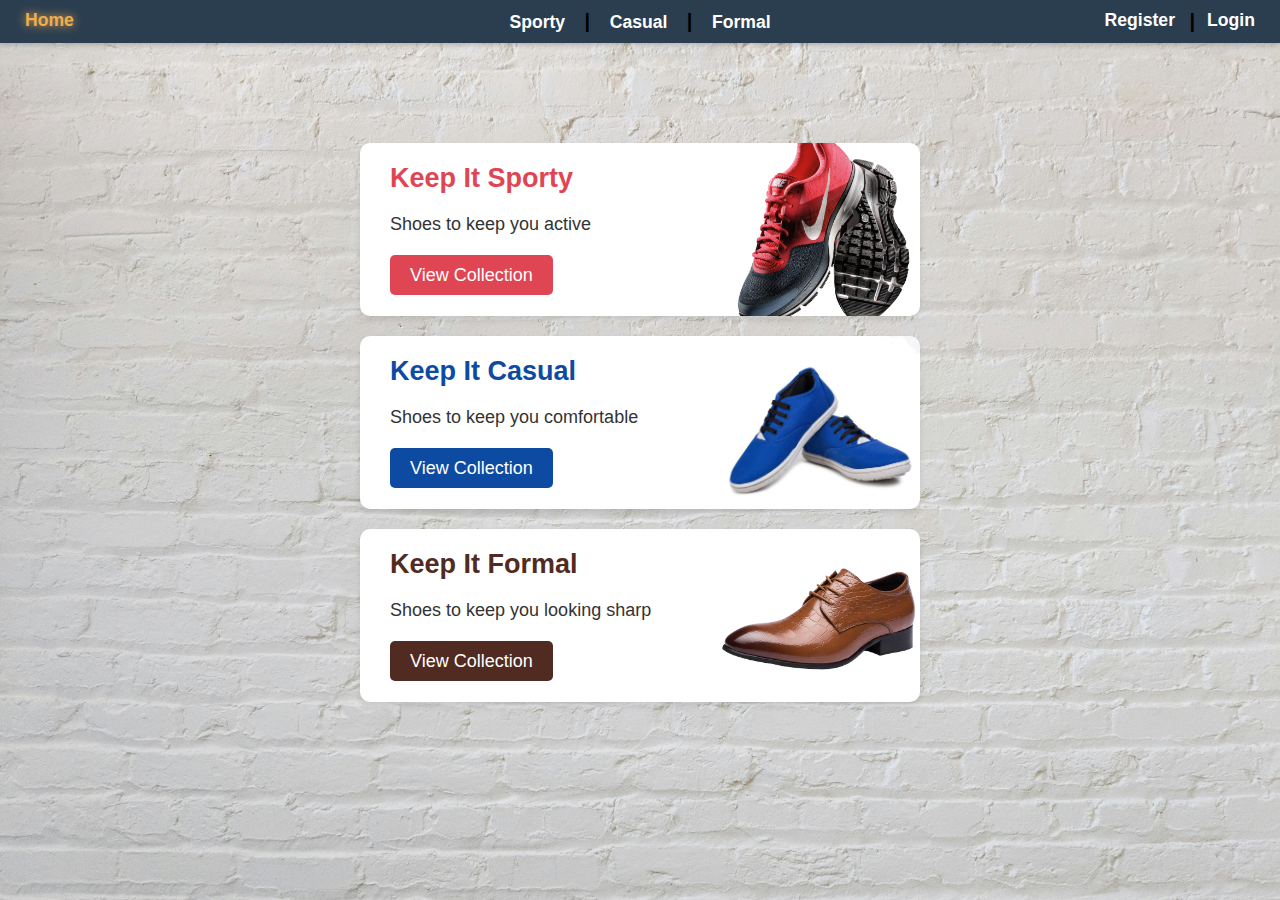
<file: index.html>
<!DOCTYPE html>
<html lang="en">
  <head>
    <meta charset="UTF-8" />
    <meta name="viewport" content="width=device-width, initial-scale=1.0" />
    <title>HTML & CSS Project</title>
    <link rel="stylesheet" href="style.css" />
  </head>
  <body>
    <nav class="navbar">
      <a href="#" class="nav-link left current">Home</a>
      <a href="other/sporty.html" class="nav-link">Sporty</a>
      <span class="seperator">|</span>
      <a href="other/casual.html" class="nav-link">Casual</a>
      <span class="seperator">|</span>
      <a href="other/formal.html" class="nav-link">Formal</a>
      <a href="other/register.html" class="nav-link right1">Register</a>
      <span class="sep1">|</span>
      <a href="other/register.html" class="nav-link right">Login</a>
    </nav>
    <div class="container">
      <div class="card card-sporty">
        <h2>Keep It Sporty</h2>
        <p>Shoes to keep you active</p>
        <a href="other/sporty.html">View Collection</a>
      </div>
      <div class="card card-casual">
        <h2>Keep It Casual</h2>
        <p>Shoes to keep you comfortable</p>
        <a href="other/casual.html">View Collection</a>
      </div>
      <div class="card card-formal">
        <h2>Keep It Formal</h2>
        <p>Shoes to keep you looking sharp</p>
        <a href="other/formal.html">View Collection</a>
      </div>
    </div>
  </body>
</html>
</file>
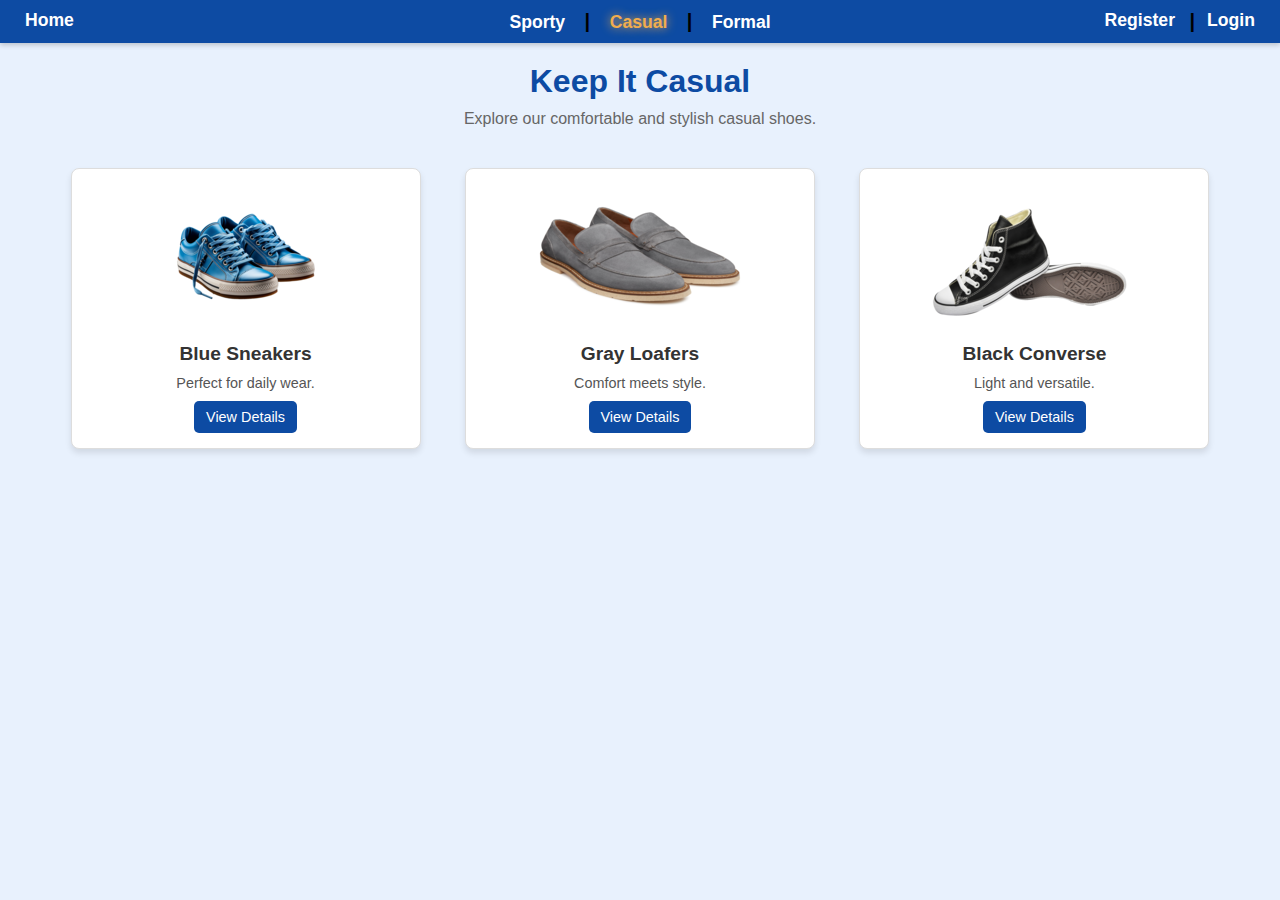
<file: other/casual.html>
<!DOCTYPE html>
<html lang="en">
  <head>
    <meta charset="UTF-8" />
    <meta name="viewport" content="width=device-width, initial-scale=1.0" />
    <title>Casual Shoes Collection</title>
    <link rel="stylesheet" href="styles.css" />
    <link rel="stylesheet" href="styles-casual.css" />
  </head>
  <body>
    <nav class="navbar">
      <a href="../index.html" class="nav-link left">Home</a>
      <a href="sporty.html" class="nav-link">Sporty</a>
      <span class="seperator">|</span>
      <a href="#" class="nav-link current">Casual</a>
      <span class="seperator">|</span>
      <a href="formal.html" class="nav-link">Formal</a>
      <a href="register.html" class="nav-link right1">Register</a>
      <span class="sep1">|</span>
      <a href="login.html" class="nav-link right">Login</a>
    </nav>

    <div class="header">
      <h1>Keep It Casual</h1>
      <p>Explore our comfortable and stylish casual shoes.</p>
    </div>

    <div class="container">
      <div class="card casual">
        <img
          src="../images/casual/blue-shoes.png"
          alt="Blue Casual Shoes"
          class="shoe-image"
        />
        <h2>Blue Sneakers</h2>
        <p>Perfect for daily wear.</p>
        <button class="btn">View Details</button>
      </div>
      <div class="card casual">
        <img
          src="../images/casual/gray-shoes.png"
          alt="Gray Casual Shoes"
          class="shoe-image"
        />
        <h2>Gray Loafers</h2>
        <p>Comfort meets style.</p>
        <button class="btn">View Details</button>
      </div>
      <div class="card casual">
        <img
          src="../images/casual/black-shoes.png"
          alt="Black Casual Shoes"
          class="shoe-image"
        />
        <h2>Black Converse</h2>
        <p>Light and versatile.</p>
        <button class="btn">View Details</button>
      </div>
    </div>
  </body>
</html>
</file>
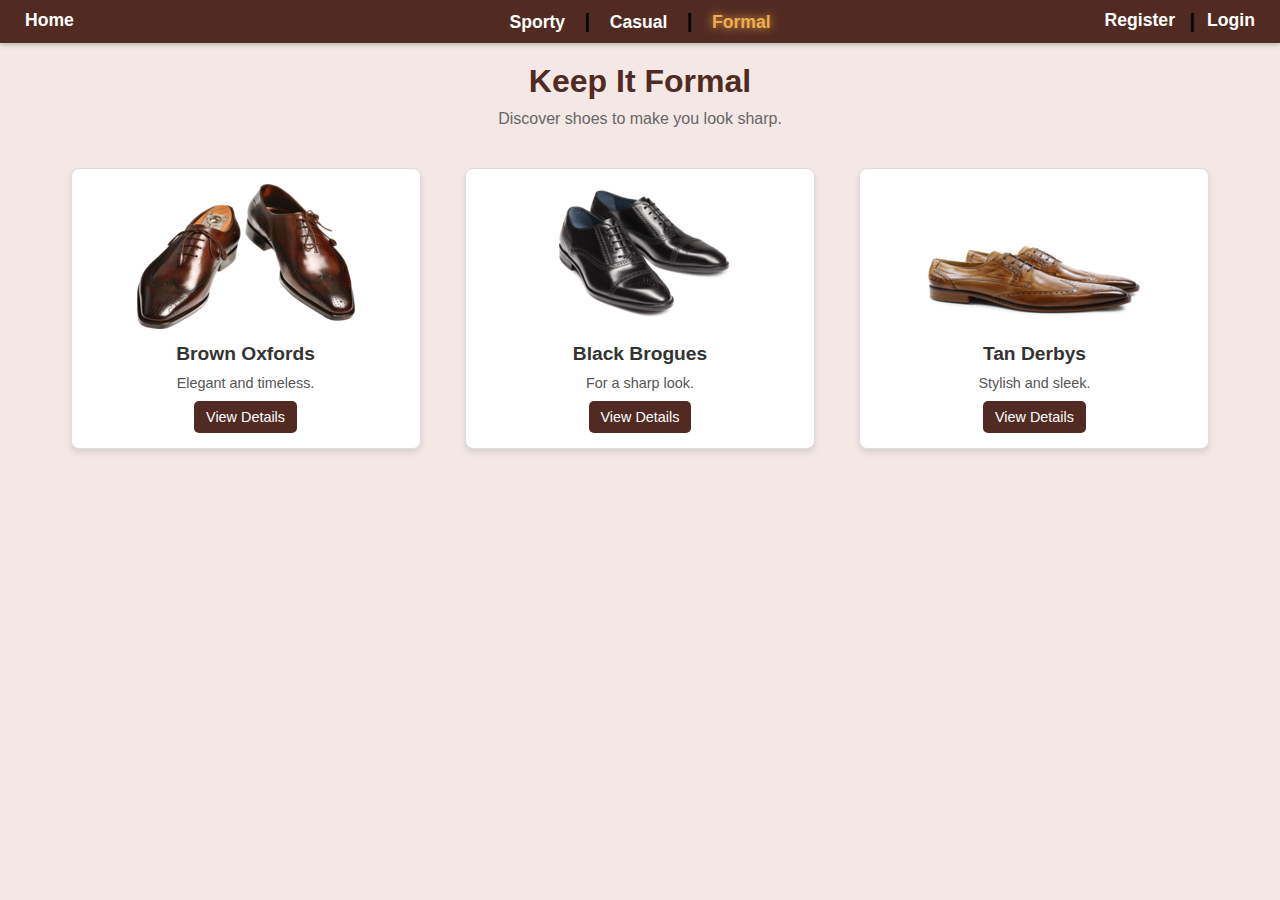
<file: other/formal.html>
<!DOCTYPE html>
<html lang="en">
  <head>
    <meta charset="UTF-8" />
    <meta name="viewport" content="width=device-width, initial-scale=1.0" />
    <title>Formal Shoes Collection</title>
    <link rel="stylesheet" href="styles.css" />
    <link rel="stylesheet" href="styles-formal.css" />
  </head>
  <body>
    <nav class="navbar">
      <a href="../index.html" class="nav-link left">Home</a>
      <a href="sporty.html" class="nav-link">Sporty</a>
      <span class="seperator">|</span>
      <a href="casual.html" class="nav-link">Casual</a>
      <span class="seperator">|</span>
      <a href="#" class="nav-link current">Formal</a>
      <a href="register.html" class="nav-link right1">Register</a>
      <span class="sep1">|</span>
      <a href="login.html" class="nav-link right">Login</a>
    </nav>
    <div class="header">
      <h1>Keep It Formal</h1>
      <p>Discover shoes to make you look sharp.</p>
    </div>

    <div class="container">
      <div class="card">
        <img
          src="../images/formal/brown-formal.png"
          alt="Brown Formal Shoes"
          class="shoe-image"
        />
        <h2>Brown Oxfords</h2>
        <p>Elegant and timeless.</p>
        <button class="btn">View Details</button>
      </div>
      <div class="card">
        <img
          src="../images/formal/black-formal.png"
          alt="Black Formal Shoes"
          class="shoe-image"
        />
        <h2>Black Brogues</h2>
        <p>For a sharp look.</p>
        <button class="btn">View Details</button>
      </div>
      <div class="card">
        <img
          src="../images/formal/tan-formal.png"
          alt="Tan Formal Shoes"
          class="shoe-image"
        />
        <h2>Tan Derbys</h2>
        <p>Stylish and sleek.</p>
        <button class="btn">View Details</button>
      </div>
    </div>
  </body>
</html>
</file>
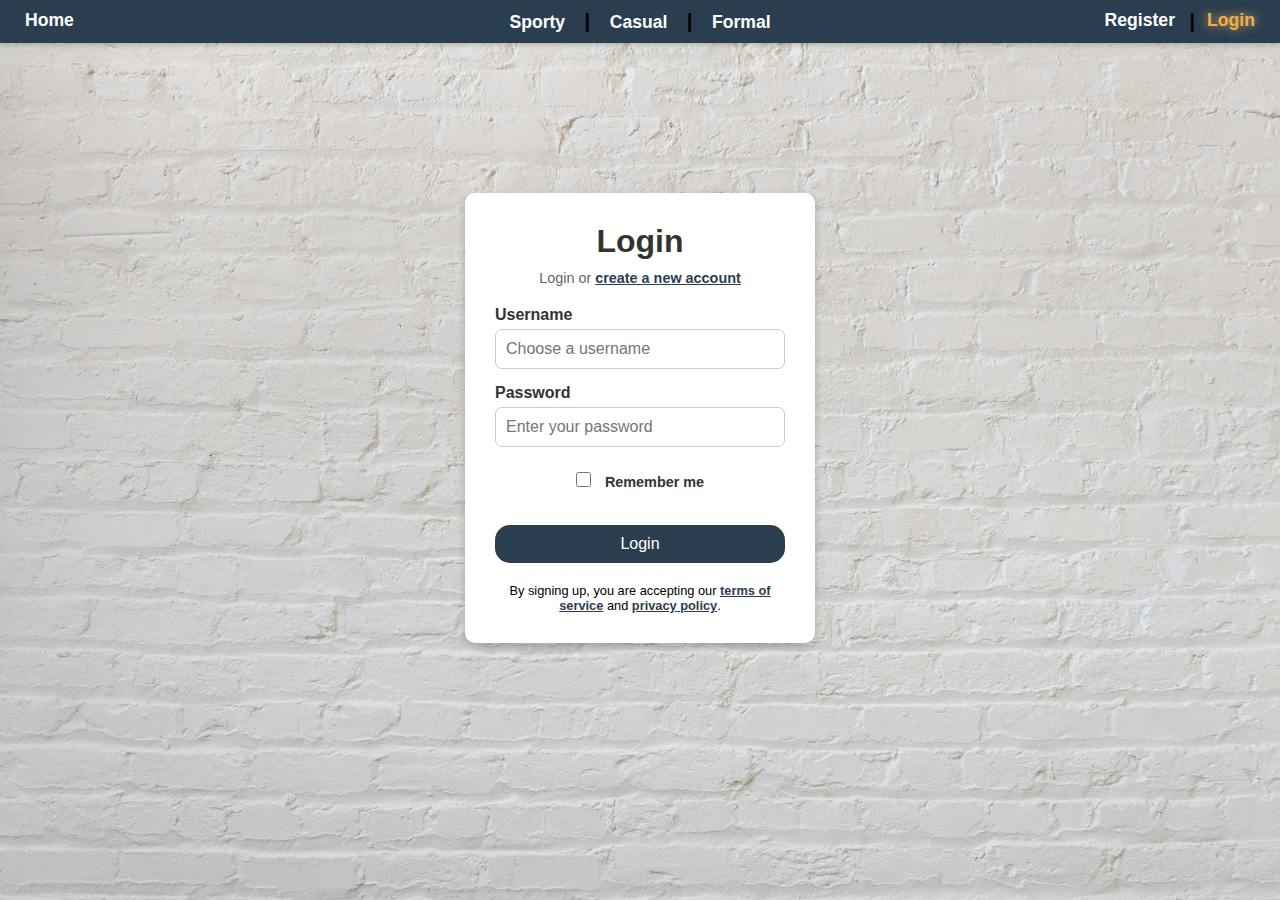
<file: other/login.html>
<!DOCTYPE html>
<html lang="en">
  <head>
    <meta charset="UTF-8" />
    <meta name="viewport" content="width=device-width, initial-scale=1.0" />
    <title>Login</title>
    <link rel="stylesheet" href="login.css" />
  </head>
  <body>
    <nav class="navbar">
      <a href="../index.html" class="nav-link left">Home</a>
      <a href="sporty.html" class="nav-link">Sporty</a>
      <span class="seperator">|</span>
      <a href="casual.html" class="nav-link">Casual</a>
      <span class="seperator">|</span>
      <a href="formal.html" class="nav-link">Formal</a>
      <a href="register.html" class="nav-link right1">Register</a>
      <span class="sep1">|</span>
      <a href="#" class="nav-link right current">Login</a>
    </nav>
    <div class="container">
      <h1>Login</h1>
      <p>Login or <a href="register.html">create a new account</a></p>

      <form>
        <label for="username">Username</label>
        <input
          type="text"
          id="username"
          placeholder="Choose a username"
          required
        />
        <label for="password">Password</label>
        <input
          type="password"
          id="password"
          placeholder="Enter your password"
          required
        />

        <div class="checkbox-container">
          <input type="checkbox" id="updates" />
          <label for="updates">Remember me</label>
        </div>
        <button type="submit" class="submit-btn">Login</button>
      </form>

      <div class="footer">
        By signing up, you are accepting our
        <a href="#">terms of service</a> and <a href="#">privacy policy</a>.
      </div>
    </div>
  </body>
</html>
</file>
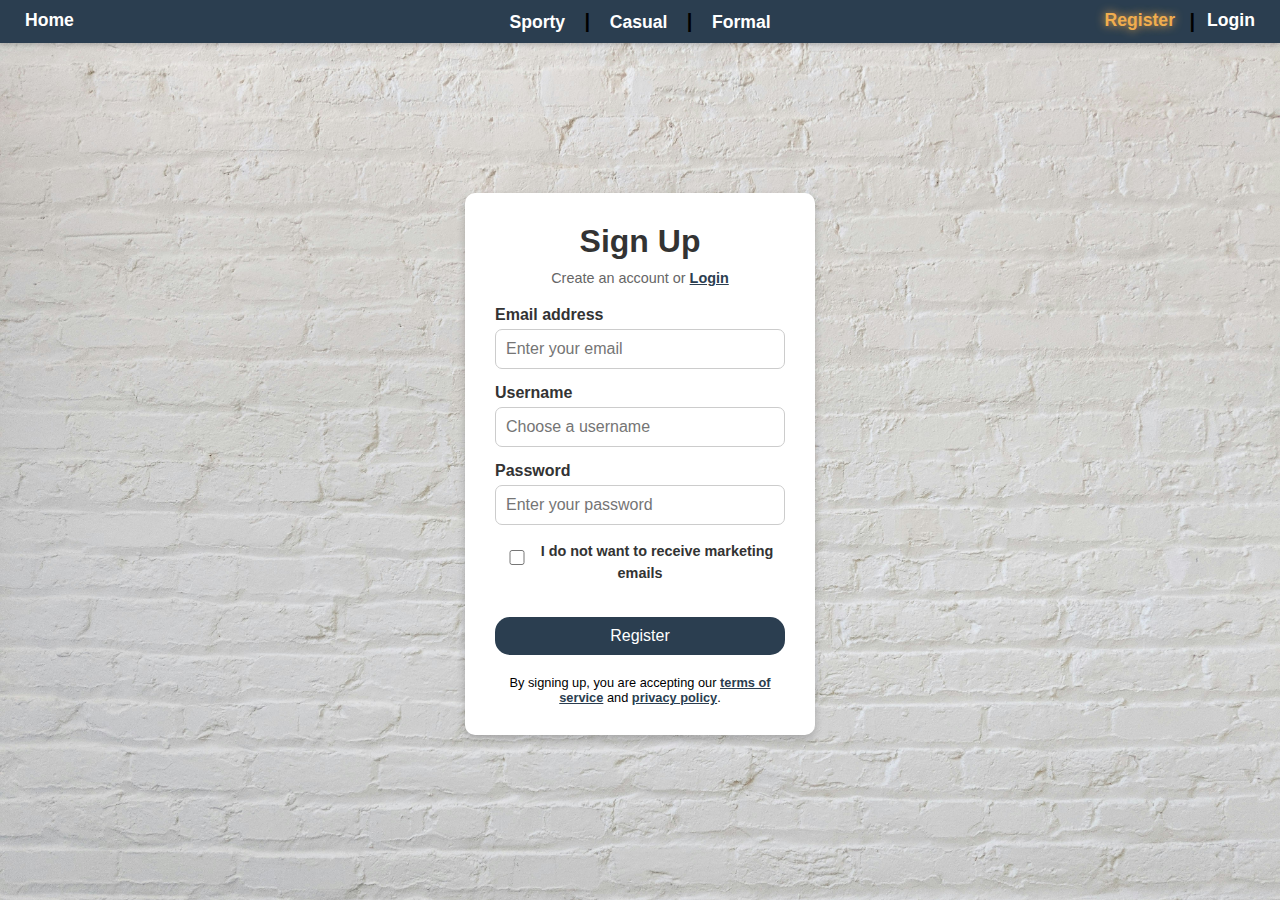
<file: other/register.html>
<!DOCTYPE html>
<html lang="en">
  <head>
    <meta charset="UTF-8" />
    <meta name="viewport" content="width=device-width, initial-scale=1.0" />
    <title>Register</title>
    <link rel="stylesheet" href="register.css" />
  </head>
  <body>
    <nav class="navbar">
      <a href="../index.html" class="nav-link left">Home</a>
      <a href="sporty.html" class="nav-link">Sporty</a>
      <span class="seperator">|</span>
      <a href="casual.html" class="nav-link">Casual</a>
      <span class="seperator">|</span>
      <a href="formal.html" class="nav-link">Formal</a>
      <a href="#" class="nav-link right1 current">Register</a>
      <span class="sep1">|</span>
      <a href="login.html" class="nav-link right">Login</a>
    </nav>
    <div class="container">
      <h1>Sign Up</h1>
      <p>Create an account or <a href="login.html">Login</a></p>

      <form>
        <label for="email">Email address</label>
        <input
          type="email"
          id="email"
          placeholder="Enter your email"
          required
        />

        <label for="username">Username</label>
        <input
          type="text"
          id="username"
          placeholder="Choose a username"
          required
        />

        <label for="password">Password</label>
        <input
          type="password"
          id="password"
          placeholder="Enter your password"
          required
        />

        <div class="checkbox-container">
          <input type="checkbox" id="updates" />
          <label for="updates">I do not want to receive marketing emails</label>
        </div>
        <button type="submit" class="submit-btn">Register</button>
      </form>

      <div class="footer">
        By signing up, you are accepting our
        <a href="#">terms of service</a> and <a href="#">privacy policy</a>.
      </div>
    </div>
  </body>
</html>
</file>
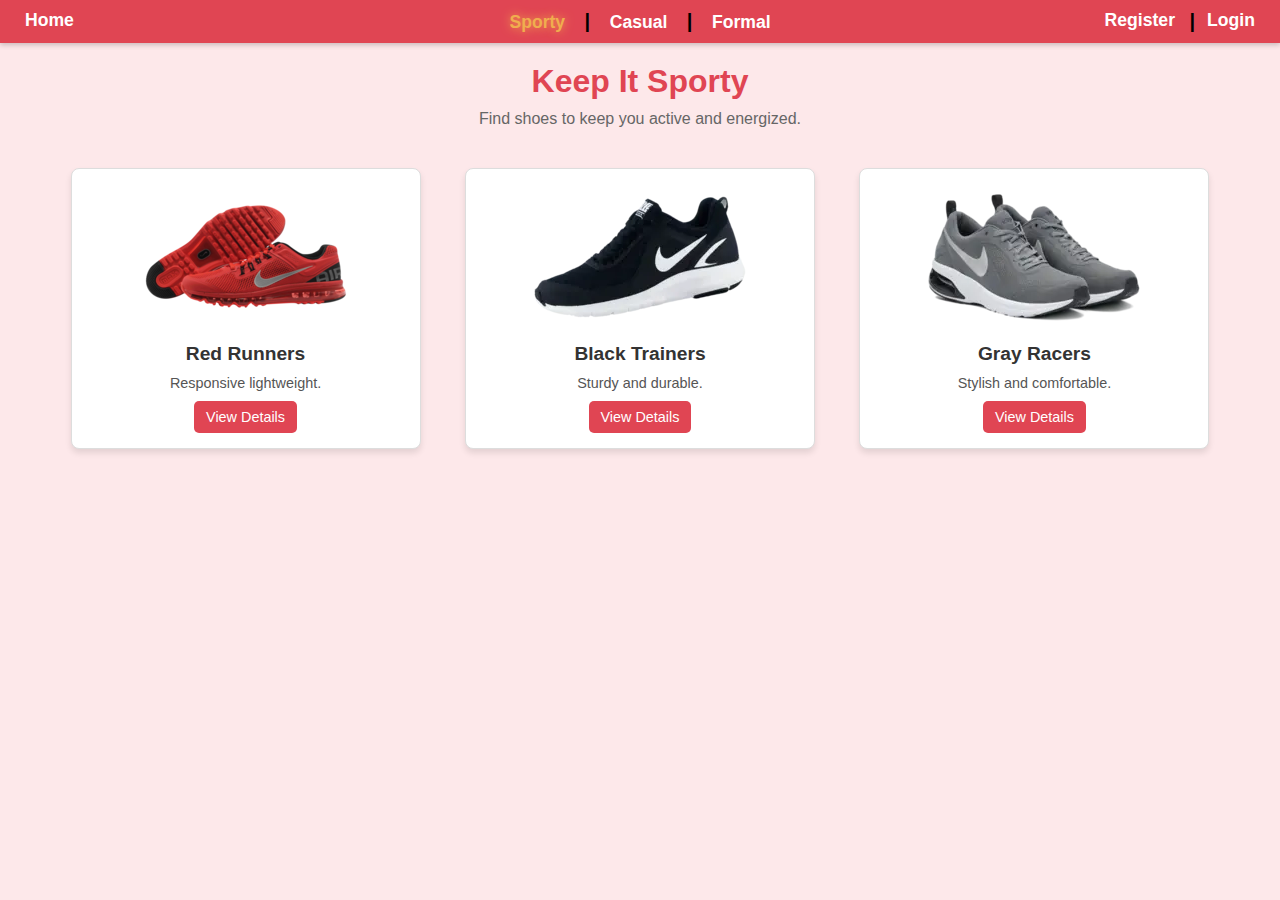
<file: other/sporty.html>
<!DOCTYPE html>
<html lang="en">
  <head>
    <meta charset="UTF-8" />
    <meta name="viewport" content="width=device-width, initial-scale=1.0" />
    <title>Sporty Shoes Collection</title>
    <link rel="stylesheet" href="styles.css" />
    <link rel="stylesheet" href="styles-sporty.css" />
  </head>
  <body>
    <nav class="navbar">
      <a href="../index.html" class="nav-link left">Home</a>
      <a href="#" class="nav-link current">Sporty</a>
      <span class="seperator">|</span>
      <a href="casual.html" class="nav-link">Casual</a>
      <span class="seperator">|</span>
      <a href="formal.html" class="nav-link">Formal</a>
      <a href="register.html" class="nav-link right1">Register</a>
      <span class="sep1">|</span>
      <a href="login.html" class="nav-link right">Login</a>
    </nav>

    <div class="header">
      <h1>Keep It Sporty</h1>
      <p>Find shoes to keep you active and energized.</p>
    </div>

    <div class="container">
      <div class="card">
        <img
          src="../images/sporty/red-sporty.png"
          alt="Red Running Shoes"
          class="shoe-image"
        />
        <h2>Red Runners</h2>
        <p>Responsive lightweight.</p>
        <button class="btn">View Details</button>
      </div>
      <div class="card">
        <img
          src="../images/sporty/black-sporty.png"
          alt="Black Sports Shoes"
          class="shoe-image"
        />
        <h2>Black Trainers</h2>
        <p>Sturdy and durable.</p>
        <button class="btn">View Details</button>
      </div>
      <div class="card">
        <img
          src="../images/sporty/gray-sporty.png"
          alt="Gray Sports Shoes"
          class="shoe-image"
        />
        <h2>Gray Racers</h2>
        <p>Stylish and comfortable.</p>
        <button class="btn">View Details</button>
      </div>
    </div>
  </body>
</html>
</file>
<file: style.css>
* {
  margin: 0;
  padding: 0;
  box-sizing: border-box;
}
body {
  font-family: "JetBrainsMono Nerd Font", Arial;
  background-image: url("images/texture.jpg");
  background-repeat: repeat;
  background-size: cover;
  background-attachment: fixed;
}
.container {
  max-width: 600px;
  margin: 100px auto;
  padding: 0 20px;
}
.card {
  background-color: white;
  margin: 20px 0;
  padding: 20px 30px 30px;
  border-radius: 10px;
  box-shadow: 0 4px 6px rgba(0, 0, 0, 0.1);
}
.card h2 {
  font-size: 27px;
  margin-bottom: 20px;
}
.card p {
  font-size: 18px;
  font-weight: 500;
  color: #333;
  margin-bottom: 30px;
}
.card-sporty h2 {
  color: #e04553;
}
.card-casual h2 {
  color: #0d4ba3;
}
.card-formal h2 {
  color: #512b22;
}
.card a {
  text-decoration: none;
  color: white;
  background-color: #333;
  padding: 10px 20px;
  border-radius: 5px;
  font-size: 18px;
}
.card a:hover {
  opacity: 0.8;
}
.card-sporty a {
  background-color: #e04553;
}
.card-casual a {
  background-color: #0d4ba3;
}
.card-formal a {
  background-color: #512b22;
}
.card-sporty {
  background: white url("./images/sporty/sporty.png") no-repeat center
    right/200px;
}
.card-casual {
  background: white url("./images/casual/casual.png") no-repeat center
    right/200px;
}
.card-formal {
  background: white url("./images/formal/formal.png") no-repeat center
    right/200px;
}
.navbar {
  background-color: #2b3e50;
  padding: 10px 0;
  text-align: center;
  box-shadow: 0 2px 5px rgba(0, 0, 0, 0.2);
  margin-bottom: 20px;
}

.navbar .nav-link {
  color: #ffffff;
  text-decoration: none;
  font-size: 1.1em;
  margin: 0 15px;
  font-weight: bold;
}
.navbar .current {
  color: #f0ad4e;
  text-shadow: 0 0 10px #f0ad4e;
}
.navbar .nav-link:hover {
  color: #f0ad4e;
  text-shadow: 0 0 10px #f0ad4e;
}
.left {
  position: absolute;
  left: 10px;
}
.right {
  position: absolute;
  right: 10px;
}
.right1 {
  position: absolute;
  right: 90px;
}
.sep1 {
  font-weight: bold;
  font-size: 20px;
  position: absolute;
  right: 85px;
}
.seperator {
  font-weight: bold;
  font-size: 20px;
}
</file>
<file: other/styles.css>
* {
  margin: 0;
  padding: 0;
  box-sizing: border-box;
}
body {
  font-family: "JetBrainsMono Nerd Font", Arial;
  text-align: center;
}
.header {
  margin-bottom: 20px;
}
.header h1 {
  color: #2a3d66;
  font-size: 2em;
  margin-bottom: 10px;
}
.header p {
  font-size: 1em;
  color: #666;
}
.container {
  width: 100%;
  margin: 0 auto;
}
.card {
  display: inline-block;
  width: 350px;
  background-color: white;
  margin: 20px;
  border: 1px solid #ddd;
  border-radius: 8px;
  text-align: center;
  padding: 15px;
  box-shadow: 0 4px 6px rgba(0, 0, 0, 0.1);
}
.card h2 {
  font-size: 1.2em;
  margin: 10px 0;
  color: #333;
}
.card p {
  font-size: 0.9em;
  color: #555;
  margin-bottom: 10px;
}
.btn {
  display: inline-block;
  padding: 8px 12px;
  color: #fff;
  background-color: #2a3d66;
  border: none;
  border-radius: 5px;
  text-decoration: none;
  cursor: pointer;
  font-size: 0.9em;
}
.btn:hover {
  background-color: #1d2c4f;
}
.navbar {
  background-color: #2b3e50;
  padding: 10px 0;
  text-align: center;
  box-shadow: 0 2px 5px rgba(0, 0, 0, 0.2);
  margin-bottom: 20px;
}

.navbar .nav-link {
  color: #ffffff;
  text-decoration: none;
  font-size: 1.1em;
  margin: 0 15px;
  font-weight: bold;
}
.navbar .current {
  color: #f0ad4e;
  text-shadow: 0 0 10px #f0ad4e;
}
.navbar .nav-link:hover {
  color: #f0ad4e;
  text-shadow: 0 0 10px #f0ad4e;
}
.left {
  position: absolute;
  left: 10px;
}
.right {
  position: absolute;
  right: 10px;
}
.right1 {
  position: absolute;
  right: 90px;
}
.sep1 {
  font-weight: bold;
  font-size: 20px;
  position: absolute;
  right: 85px;
}
.seperator {
  font-weight: bold;
  font-size: 20px;
}
</file>
<file: other/styles-casual.css>
body {
  background-color: #e8f1fd;
}
.header h1 {
  color: #0d4ba3;
}
.btn {
  background-color: #0d4ba3;
}
.navbar {
  background-color: #0d4ba3;
}
.btn:hover {
  background-color: #083575;
}
</file>
<file: other/styles-formal.css>
body {
  background-color: #f3e8e5;
}
.header h1 {
  color: #512b22;
}
.btn {
  background-color: #512b22;
}
.navbar {
  background-color: #512b22;
}
.btn:hover {
  background-color: #3b1f18;
}
</file>
<file: other/login.css>
* {
  margin: 0;
  padding: 0;
  box-sizing: border-box;
}
body {
  font-family: "JetBrainsMono Nerd Font", Arial;
  background-image: url("../images/texture.jpg");
  background-repeat: repeat;
  background-size: cover;
  background-attachment: fixed;
}
.container {
  position: relative;
  background-color: #ffffff;
  border-radius: 10px;
  box-shadow: 0 4px 8px rgba(0, 0, 0, 0.2);
  padding: 30px;
  width: 350px;
  margin: 150px auto 0;
  text-align: center;
}
h1 {
  margin-bottom: 10px;
  font-size: 2em;
  color: #333333;
  text-align: center;
}
p {
  color: #666666;
  font-size: 0.9em;
  margin-bottom: 20px;
  text-align: center;
}
a {
  color: #2b3e50;
  font-weight: bold;
}
a:hover {
  text-decoration: none;
  color: #6a0dad;
}
label {
  text-align: left;
  display: block;
  margin: 15px 0 5px;
  color: #333333;
  font-weight: bold;
}
input {
  width: 100%;
  padding: 10px;
  border: 1px solid #cccccc;
  border-radius: 7px;
  font-size: 1em;
}
input:focus {
  border-color: #2b3e50;
}
.checkbox-container {
  margin: 15px 0;
  font-size: 0.9em;
}
.checkbox-container label {
  display: inline;
}
input[type="checkbox"] {
  width: 15px;
  height: 15px;
  margin-right: 10px;
  margin-top: 10px;
}
.submit-btn {
  margin-top: 20px;
  background-color: #2b3e50;
  color: #ffffff;
  border: none;
  padding: 10px;
  width: 100%;
  font-size: 1em;
  border-radius: 15px;
  cursor: pointer;
}

.submit-btn:hover {
  background-color: #17212b;
}

.footer {
  font-size: 0.8em;
  margin-top: 20px;
}
.navbar {
  background-color: #2b3e50;
  padding: 10px 0;
  text-align: center;
  box-shadow: 0 2px 5px rgba(0, 0, 0, 0.2);
  margin-bottom: 20px;
}

.navbar .nav-link {
  color: #ffffff;
  text-decoration: none;
  font-size: 1.1em;
  margin: 0 15px;
  font-weight: bold;
}
.navbar .current {
  color: #f0ad4e;
  text-shadow: 0 0 10px #f0ad4e;
}
.navbar .nav-link:hover {
  color: #f0ad4e;
  text-shadow: 0 0 10px #f0ad4e;
}
.left {
  position: absolute;
  left: 10px;
}
.right {
  position: absolute;
  right: 10px;
}
.right1 {
  position: absolute;
  right: 90px;
}
.sep1 {
  font-weight: bold;
  font-size: 20px;
  position: absolute;
  right: 85px;
}
.seperator {
  font-weight: bold;
  font-size: 20px;
}
</file>
<file: other/register.css>
* {
  margin: 0;
  padding: 0;
  box-sizing: border-box;
}
body {
  font-family: "JetBrainsMono Nerd Font", Arial;
  background-image: url("../images/texture.jpg");
  background-repeat: repeat;
  background-size: cover;
  background-attachment: fixed;
}
.container {
  position: relative;
  background-color: #ffffff;
  border-radius: 10px;
  box-shadow: 0 4px 8px rgba(0, 0, 0, 0.2);
  padding: 30px;
  width: 350px;
  margin: 150px auto 0;
  text-align: center;
}
h1 {
  margin-bottom: 10px;
  font-size: 2em;
  color: #333333;
  text-align: center;
}
p {
  color: #666666;
  font-size: 0.9em;
  margin-bottom: 20px;
  text-align: center;
}
a {
  color: #2b3e50;
  font-weight: bold;
}
a:hover {
  text-decoration: none;
  color: #6a0dad;
}
label {
  text-align: left;
  display: block;
  margin: 15px 0 5px;
  color: #333333;
  font-weight: bold;
}
input {
  width: 100%;
  padding: 10px;
  border: 1px solid #cccccc;
  border-radius: 7px;
  font-size: 1em;
}
input:focus {
  border-color: #2b3e50;
}
.checkbox-container {
  margin: 15px 0;
  font-size: 0.9em;
}
.checkbox-container label {
  display: inline;
  line-height: 1.2;
}
input[type="checkbox"] {
  width: 20px;
  height: 15px;
  margin-right: 10px;
  margin-top: 10px;
  vertical-align: middle;
}
.submit-btn {
  margin-top: 20px;
  background-color: #2b3e50;
  color: #ffffff;
  border: none;
  padding: 10px;
  width: 100%;
  font-size: 1em;
  border-radius: 15px;
  cursor: pointer;
}

.submit-btn:hover {
  background-color: #17212b;
}

.footer {
  font-size: 0.8em;
  margin-top: 20px;
}
.navbar {
  background-color: #2b3e50;
  padding: 10px 0;
  text-align: center;
  box-shadow: 0 2px 5px rgba(0, 0, 0, 0.2);
  margin-bottom: 20px;
}

.navbar .nav-link {
  color: #ffffff;
  text-decoration: none;
  font-size: 1.1em;
  margin: 0 15px;
  font-weight: bold;
}
.navbar .current {
  color: #f0ad4e;
  text-shadow: 0 0 10px #f0ad4e;
}
.navbar .nav-link:hover {
  color: #f0ad4e;
  text-shadow: 0 0 10px #f0ad4e;
}
.left {
  position: absolute;
  left: 10px;
}
.right {
  position: absolute;
  right: 10px;
}
.right1 {
  position: absolute;
  right: 90px;
}
.sep1 {
  font-weight: bold;
  font-size: 20px;
  position: absolute;
  right: 85px;
}
.seperator {
  font-weight: bold;
  font-size: 20px;
}
</file>
<file: other/styles-sporty.css>
body {
  background-color: #fde8ea;
}
.header h1 {
  color: #e04553;
}
.btn {
  background-color: #e04553;
}
.navbar {
  background-color: #e04553;
}
.btn:hover {
  background-color: #b53440;
}
</file>
